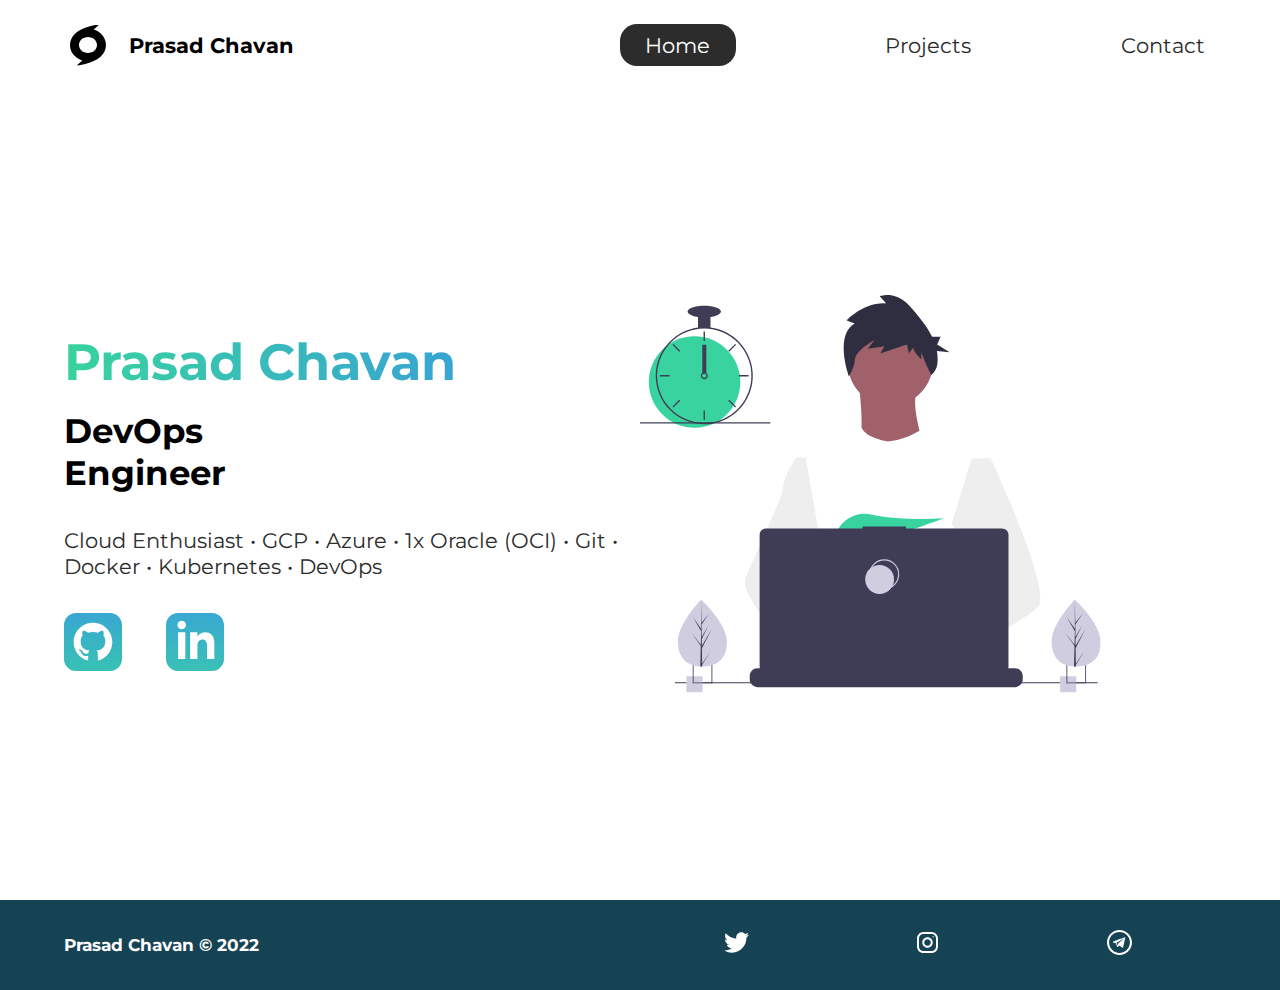
<file: index.html>
<!DOCTYPE html>
<html lang="en">

  <head>
    <meta charset="UTF-8" />
    <meta name="viewport" content="width=device-width, initial-scale=1.0" />
    <meta http-equiv="X-UA-Compatible" content="ie=edge" />
    <meta name="description" content="Prasad Chavan is a DevOps Engineer  who specializes in Google Cloud," />
    <meta name="robots" content="index,follow" />
    <link href="https://fonts.googleapis.com/css?family=Montserrat:400,500&display=swap" rel="stylesheet" />
    <link rel="icon" href="../icons/head-icon.png">
    <link rel="stylesheet" href="./styles/style.css" />
    <title>Prasad Chavan | DevOps Engineer</title>
  </head>

  <body>
    <header class="main-head">
      <nav>
        <div class="logo">
          <img src="./icons/code.svg" alt="logo" />
          <h1>Prasad Chavan</h1>
        </div>
        <ul>
          <li><a class="active" href="/">Home</a></li>
          <li><a href="./projects/">Projects</a></li>
          <li><a href="./contact/">Contact</a></li>
        </ul>
      </nav>
    </header>
    <section class="intro">
      <div class="intro-text">
        <h2>Prasad Chavan</h2>
        <h3>
          DevOps <br />
          Engineer
        </h3>
        <p>
          Cloud Enthusiast • GCP • Azure • 1x Oracle (OCI) • Git • Docker • Kubernetes • DevOps
        </p>
        <div class="intro-social">
          <a href="https://github.com/FsocietyInc"><img src="./icons/github.svg" alt="github-social-link" /></a>
          <a href="https://www.linkedin.com/in/fsocietyinc/"><img src="./icons/linked-in.svg"
              alt="linkedin-social-link" /></a>
        </div>
      </div>
      <div class="intro-images">
        <svg width="799" height="690" viewBox="0 0 799 690" fill="none" xmlns="http://www.w3.org/2000/svg">
          <g id="undraw_dev_productivity_umsq (1) 1" clip-path="url(#clip0)">
            <path id="Vector"
              d="M516.92 624.636C516.92 624.636 512.16 626.266 504.42 628.576C487.31 633.706 455.65 642.216 428.82 643.916C405.72 645.396 386.2 641.836 382.63 626.766C381.1 620.286 383.27 614.956 388 610.576C402.12 597.486 439 592.796 468.25 591.186C476.51 590.736 484.15 590.526 490.51 590.446C501.31 590.306 508.39 590.526 508.39 590.526L508.56 591.186L516.92 624.636Z"
              fill="#A0616A" />
            <path id="Vector_2"
              d="M436.99 672.586C418.61 695.346 342.73 647.666 316.19 629.886C310.41 626.016 306.97 623.566 306.97 623.566L331.25 591.186L338.94 580.936C338.94 580.936 345.82 584.586 355.99 590.526C356.36 590.746 356.73 590.966 357.11 591.186C365.88 596.336 376.89 603.066 388 610.576C403.33 620.946 418.83 632.776 428.82 643.916C438.59 654.806 443.08 665.036 436.99 672.586Z"
              fill="#A0616A" />
            <g id="me">
              <path id="Vector_3"
                d="M434.672 191.952C475.283 191.607 507.926 158.406 507.582 117.795C507.237 77.1832 474.036 44.5403 433.425 44.8847C392.813 45.2291 360.17 78.4303 360.515 119.042C360.859 159.653 394.06 192.296 434.672 191.952Z"
                fill="#A0616A" />
              <path id="Vector_4"
                d="M379.477 155.65C379.477 155.65 394.216 259.972 373.002 271.875C351.787 283.779 499.929 283.588 499.929 283.588C499.929 283.588 466.124 193.284 480.809 165.449L379.477 155.65Z"
                fill="#A0616A" />
              <path id="Vector_5"
                d="M608.101 283.199L596.257 339.402L571.214 458.308L570.49 464.815L562.138 540.138L556.582 590.177L552.857 623.79C528.584 636.526 510.988 645.326 510.988 645.326C510.988 645.326 509.404 637.719 506.871 627.99C489.805 633.265 458.218 642.043 431.404 643.97C441.266 654.777 445.842 664.969 439.817 672.57C421.63 695.485 345.349 648.45 318.659 630.896C318.077 635.158 317.879 639.464 318.068 643.762L297.626 628.314L299.331 592.359L302.206 531.522L305.819 455.229C304.448 451.975 303.294 448.634 302.364 445.228C295.956 423.161 288.032 379.057 281.928 342.067C277.016 312.298 273.302 287.138 272.517 281.785C272.411 281.086 272.358 280.726 272.358 280.726L384.363 230.094C392.509 248.556 429.865 253.809 429.865 253.809C460.756 251.417 484.847 234.913 484.847 234.913L608.101 283.199Z"
                fill="white" />
              <path id="Vector_6"
                d="M372.285 49.3811L358.49 43.9934C358.49 43.9934 386.969 12.1 426.99 14.513L415.635 2.22366C415.635 2.22366 443.04 -9.01799 468.283 19.6674C481.553 34.7467 496.908 52.4737 506.557 72.5077L521.281 72.3829L515.251 85.9663L536.874 99.3152L514.777 97.0719C516.155 104.471 516.421 112.034 515.566 119.511C514.683 126.991 510.928 133.835 505.094 138.598V138.598C505.094 138.598 487.743 103.449 487.696 97.9443L487.813 111.705C487.813 111.705 473.959 99.4371 473.889 91.1807L466.471 100.877L462.593 85.7717L416.475 101.301L423.87 88.8526L395.157 93.2246L406.278 77.9923C406.278 77.9923 373.932 96.1568 372.811 111.304C371.689 126.452 362.299 140.875 362.299 140.875C362.299 140.875 336.213 70.3294 372.285 49.3811Z"
                fill="#2F2E41" />
              <path id="Vector_7"
                d="M690.215 540.422C682.794 548.605 664.338 560.992 641.951 574.422C633.623 579.413 624.757 584.559 615.71 589.676C594.122 601.889 571.514 614.001 552.857 623.79C528.584 636.526 510.988 645.326 510.988 645.326C510.988 645.326 509.403 637.719 506.871 627.99C503.48 614.968 498.397 598.141 493.184 590.715C493.002 590.456 492.82 590.218 492.638 589.979C491.121 588.022 489.601 586.885 488.112 586.897L562.138 540.138L594.127 519.926L570.489 464.814L540.842 395.683L557.908 339.727L575.062 283.479L608.101 283.199C608.101 283.199 619.243 306.985 633.514 340.166C635.647 345.128 637.851 350.299 640.096 355.64C669.469 425.394 706.176 522.836 690.215 540.422Z"
                fill="#EEEEEE" />
              <path id="Vector_8"
                d="M358.123 591.2C355.41 591.212 352.702 591.456 350.029 591.928C327.074 596.073 320.47 616.94 318.659 630.896C318.077 635.158 317.879 639.464 318.068 643.761L297.626 628.314L290.178 622.687C272.316 616.628 256.353 605.733 242.483 592.84C230.449 581.456 219.634 568.849 210.213 555.223C200.831 541.793 192.448 527.692 185.134 513.034C183.094 508.943 181.977 504.454 181.864 499.884C181.751 495.314 182.644 490.775 184.48 486.588L209.154 430.327L245.218 348.098C245.471 346.146 245.752 344.237 246.059 342.371C252.995 300.511 272.367 281.786 272.367 281.786L287.286 281.659L297.778 341.932L310.813 416.815L302.364 445.227L282.839 510.845L302.205 531.522L358.123 591.2Z"
                fill="#EEEEEE" />
            </g>
            <path id="Vector_9"
              d="M372.877 415.806L385.631 430.686C390.37 429.783 395.319 428.721 400.416 427.529L396.752 415.806L405.71 426.256C459.707 412.975 526.637 387.155 526.637 387.155C526.637 387.155 454.379 392.453 400.428 380.666C376.558 375.451 351.998 387.284 342.202 409.668C336.508 422.679 337.403 433.951 357.596 433.951C364.419 433.835 371.223 433.195 377.949 432.037L372.877 415.806Z"
              fill="#38D39F" />
            <path id="Vector_10"
              d="M663.65 660.386V666.456C663.654 668.122 663.345 669.774 662.74 671.326C662.472 672.018 662.147 672.687 661.77 673.326C660.578 675.326 658.887 676.983 656.862 678.133C654.838 679.283 652.549 679.887 650.22 679.886H203.67C201.342 679.887 199.053 679.283 197.028 678.133C195.003 676.983 193.312 675.326 192.12 673.326C191.743 672.687 191.419 672.018 191.15 671.326C190.546 669.774 190.237 668.122 190.24 666.456V660.386C190.24 658.622 190.587 656.876 191.262 655.246C191.936 653.616 192.926 652.136 194.173 650.888C195.42 649.641 196.901 648.652 198.53 647.977C200.16 647.302 201.906 646.955 203.67 646.956H229.41V644.126C229.41 644.052 229.425 643.979 229.453 643.911C229.481 643.843 229.522 643.782 229.574 643.73C229.626 643.678 229.688 643.636 229.756 643.608C229.824 643.58 229.897 643.566 229.97 643.566H243.4C243.474 643.566 243.547 643.58 243.615 643.608C243.683 643.636 243.745 643.678 243.797 643.73C243.849 643.782 243.89 643.843 243.918 643.911C243.946 643.979 243.96 644.052 243.96 644.126V646.956H252.35V644.126C252.35 644.052 252.365 643.979 252.393 643.911C252.421 643.843 252.462 643.782 252.514 643.73C252.566 643.678 252.628 643.636 252.696 643.608C252.764 643.58 252.837 643.566 252.91 643.566H266.34C266.414 643.566 266.487 643.58 266.555 643.608C266.623 643.636 266.684 643.678 266.736 643.73C266.789 643.782 266.83 643.843 266.858 643.911C266.886 643.979 266.9 644.052 266.9 644.126V646.956H275.3V644.126C275.3 644.052 275.315 643.979 275.343 643.911C275.371 643.843 275.412 643.782 275.464 643.73C275.516 643.678 275.578 643.636 275.646 643.608C275.714 643.58 275.787 643.566 275.86 643.566H289.29C289.364 643.566 289.437 643.58 289.505 643.608C289.573 643.636 289.634 643.678 289.686 643.73C289.739 643.782 289.78 643.843 289.808 643.911C289.836 643.979 289.85 644.052 289.85 644.126V646.956H298.24V644.126C298.24 644.052 298.255 643.979 298.283 643.911C298.311 643.843 298.352 643.782 298.404 643.73C298.456 643.678 298.518 643.636 298.586 643.608C298.654 643.58 298.727 643.566 298.8 643.566H312.23C312.304 643.566 312.377 643.58 312.445 643.608C312.513 643.636 312.574 643.678 312.626 643.73C312.678 643.782 312.72 643.843 312.748 643.911C312.776 643.979 312.79 644.052 312.79 644.126V646.956H321.18V644.126C321.18 644.052 321.194 643.979 321.223 643.911C321.251 643.843 321.292 643.782 321.344 643.73C321.396 643.678 321.458 643.636 321.526 643.608C321.594 643.58 321.667 643.566 321.74 643.566H335.17C335.244 643.566 335.317 643.58 335.385 643.608C335.453 643.636 335.514 643.678 335.566 643.73C335.618 643.782 335.66 643.843 335.688 643.911C335.716 643.979 335.73 644.052 335.73 644.126V646.956H344.13V644.126C344.13 644.052 344.145 643.979 344.173 643.911C344.201 643.843 344.242 643.782 344.294 643.73C344.346 643.678 344.408 643.636 344.476 643.608C344.544 643.58 344.617 643.566 344.69 643.566H358.12C358.194 643.566 358.267 643.58 358.335 643.608C358.403 643.636 358.464 643.678 358.516 643.73C358.569 643.782 358.61 643.843 358.638 643.911C358.666 643.979 358.68 644.052 358.68 644.126V646.956H367.07V644.126C367.07 644.052 367.085 643.979 367.113 643.911C367.141 643.843 367.182 643.782 367.234 643.73C367.286 643.678 367.348 643.636 367.416 643.608C367.484 643.58 367.557 643.566 367.63 643.566H472.83C472.904 643.566 472.977 643.58 473.045 643.608C473.113 643.636 473.174 643.678 473.227 643.73C473.279 643.782 473.32 643.843 473.348 643.911C473.376 643.979 473.39 644.052 473.39 644.126V646.956H481.79V644.126C481.79 644.052 481.804 643.979 481.833 643.911C481.861 643.843 481.902 643.782 481.954 643.73C482.006 643.678 482.068 643.636 482.136 643.608C482.204 643.58 482.277 643.566 482.35 643.566H495.78C495.928 643.567 496.07 643.627 496.175 643.732C496.279 643.836 496.339 643.978 496.34 644.126V646.956H504.73V644.126C504.73 644.052 504.745 643.979 504.773 643.911C504.801 643.843 504.842 643.782 504.894 643.73C504.946 643.678 505.008 643.636 505.076 643.608C505.144 643.58 505.217 643.566 505.29 643.566H518.72C518.794 643.566 518.867 643.58 518.935 643.608C519.003 643.636 519.065 643.678 519.117 643.73C519.169 643.782 519.21 643.843 519.238 643.911C519.266 643.979 519.28 644.052 519.28 644.126V646.956H527.67V644.126C527.67 644.052 527.685 643.979 527.713 643.911C527.741 643.843 527.782 643.782 527.834 643.73C527.886 643.678 527.948 643.636 528.016 643.608C528.084 643.58 528.157 643.566 528.23 643.566H541.66C541.734 643.566 541.807 643.58 541.875 643.608C541.943 643.636 542.005 643.678 542.057 643.73C542.109 643.782 542.15 643.843 542.178 643.911C542.206 643.979 542.22 644.052 542.22 644.126V646.956H550.62V644.126C550.62 644.052 550.635 643.979 550.663 643.911C550.691 643.843 550.732 643.782 550.784 643.73C550.836 643.678 550.898 643.636 550.966 643.608C551.034 643.58 551.107 643.566 551.18 643.566H564.61C564.757 643.568 564.898 643.628 565.001 643.733C565.104 643.837 565.161 643.979 565.16 644.126V646.956H573.56V644.126C573.56 644.052 573.575 643.979 573.603 643.911C573.631 643.843 573.672 643.782 573.724 643.73C573.776 643.678 573.838 643.636 573.906 643.608C573.974 643.58 574.047 643.566 574.12 643.566H587.55C587.624 643.566 587.697 643.58 587.765 643.608C587.833 643.636 587.895 643.678 587.947 643.73C587.999 643.782 588.04 643.843 588.068 643.911C588.096 643.979 588.11 644.052 588.11 644.126V646.956H596.5V644.126C596.5 644.052 596.515 643.979 596.543 643.911C596.571 643.843 596.612 643.782 596.664 643.73C596.716 643.678 596.778 643.636 596.846 643.608C596.914 643.58 596.987 643.566 597.06 643.566H610.49C610.564 643.566 610.637 643.58 610.705 643.608C610.773 643.636 610.835 643.678 610.887 643.73C610.939 643.782 610.98 643.843 611.008 643.911C611.036 643.979 611.05 644.052 611.05 644.126V646.956H650.22C651.984 646.955 653.731 647.302 655.36 647.977C656.99 648.652 658.471 649.641 659.718 650.888C660.965 652.136 661.954 653.616 662.629 655.246C663.304 656.876 663.651 658.622 663.65 660.386Z"
              fill="#3F3D56" />
            <path id="Vector_11" d="M793.5 671.326H60.5V673.326H793.5V671.326Z" fill="#3F3D56" />
            <path id="Vector_12"
              d="M627.694 404.757H461.251V401.326H385.78V404.757H218.651C215.665 404.757 212.801 405.943 210.69 408.054C208.578 410.166 207.392 413.029 207.392 416.015V643.927C207.392 646.913 208.578 649.776 210.69 651.888C212.801 653.999 215.665 655.185 218.651 655.185H627.694C630.68 655.185 633.544 653.999 635.655 651.888C637.767 649.776 638.953 646.913 638.953 643.927V416.015C638.953 414.537 638.662 413.073 638.096 411.707C637.53 410.341 636.701 409.1 635.655 408.054C634.61 407.009 633.369 406.18 632.003 405.614C630.637 405.048 629.173 404.757 627.694 404.757Z"
              fill="#3F3D56" />
            <path id="Vector_13"
              d="M423.5 509.326C437.307 509.326 448.5 498.133 448.5 484.326C448.5 470.519 437.307 459.326 423.5 459.326C409.693 459.326 398.5 470.519 398.5 484.326C398.5 498.133 409.693 509.326 423.5 509.326Z"
              stroke="#D0CDE1" stroke-width="2" stroke-miterlimit="10" />
            <path id="Vector_14"
              d="M415.5 518.326C429.307 518.326 440.5 507.133 440.5 493.326C440.5 479.519 429.307 468.326 415.5 468.326C401.693 468.326 390.5 479.519 390.5 493.326C390.5 507.133 401.693 518.326 415.5 518.326Z"
              fill="#D0CDE1" />
            <path id="Vector_15" d="M108.446 661.223H80.4463V689.223H108.446V661.223Z" fill="#D0CDE1" />
            <path id="Vector_16"
              d="M91.4502 639.223V673.223H125.45V639.223H91.4502ZM123.97 671.743H92.9202V640.703H123.97V671.743Z"
              fill="#3F3D56" />
            <path id="Vector_17" d="M756.446 661.223H728.446V689.223H756.446V661.223Z" fill="#D0CDE1" />
            <path id="Vector_18"
              d="M739.45 639.223V673.223H773.45V639.223H739.45ZM771.97 671.743H740.92V640.703H771.97V671.743Z"
              fill="#3F3D56" />
            <path id="Vector_19"
              d="M94.5802 230.113C138.399 230.113 173.921 194.592 173.921 150.773C173.921 106.955 138.399 71.4326 94.5802 71.4326C50.7617 71.4326 15.2397 106.955 15.2397 150.773C15.2397 194.592 50.7617 230.113 94.5802 230.113Z"
              fill="#38D39F" />
            <path id="Vector_20"
              d="M122.229 56.4899C115.045 55.5763 107.774 55.5763 100.59 56.4899C84.586 58.5913 69.5203 65.2398 57.181 75.6465C44.8417 86.0532 35.7467 99.7813 30.9754 115.202C28.8053 122.229 27.5764 129.514 27.3208 136.864C27.2848 137.886 27.2607 138.92 27.2607 139.954C27.283 162.264 36.1559 183.655 51.932 199.431C67.7082 215.207 89.0989 224.08 111.41 224.103C113.201 224.103 114.992 224.042 116.759 223.934C120.907 223.674 125.03 223.103 129.093 222.227C148.495 218.055 165.798 207.161 177.947 191.468C190.095 175.776 196.308 156.295 195.487 136.467C194.665 116.638 186.863 97.738 173.459 83.1039C160.054 68.4698 141.909 59.0435 122.229 56.4899H122.229ZM137.748 217.347H137.736C130.959 219.659 123.905 221.062 116.759 221.518C114.992 221.638 113.201 221.698 111.41 221.698C89.7377 221.672 68.961 213.051 53.6367 197.727C38.3123 182.402 29.6914 161.626 29.6649 139.954C29.6649 138.92 29.689 137.886 29.725 136.864C30.5514 115.744 39.5156 95.7617 54.7411 81.1008C69.9666 66.44 90.273 58.237 111.41 58.2089C130.776 58.21 149.513 65.0865 164.283 77.6131C179.052 90.1398 188.895 107.503 192.057 126.61C195.219 145.716 191.496 165.325 181.55 181.942C171.604 198.559 156.081 211.106 137.748 217.347H137.748Z"
              fill="#3F3D56" />
            <path id="Vector_21" d="M112.612 63.0176H110.208V79.8474H112.612V63.0176Z" fill="#3F3D56" />
            <path id="Vector_22" d="M57.8578 84.7018L56.1577 86.4019L68.0582 98.3023L69.7582 96.6022L57.8578 84.7018Z"
              fill="#3F3D56" />
            <path id="Vector_23" d="M34.4736 138.751V141.156H51.3034V138.751H34.4736Z" fill="#3F3D56" />
            <path id="Vector_24" d="M56.1578 193.506L57.8579 195.206L69.7584 183.306L68.0583 181.606L56.1578 193.506Z"
              fill="#3F3D56" />
            <path id="Vector_25" d="M153.062 96.6022L154.762 98.3022L166.662 86.4018L164.962 84.7017L153.062 96.6022Z"
              fill="#3F3D56" />
            <path id="Vector_26" d="M171.516 138.751V141.156H188.346V138.751H171.516Z" fill="#3F3D56" />
            <path id="Vector_27" d="M154.762 181.605L153.062 183.305L164.962 195.206L166.662 193.506L154.762 181.605Z"
              fill="#3F3D56" />
            <path id="Vector_28" d="M112.612 200.06H110.208V216.89H112.612V200.06Z" fill="#3F3D56" />
            <path id="Vector_29"
              d="M115.016 135.145C113.976 134.365 112.711 133.943 111.41 133.943C110.11 133.943 108.844 134.365 107.804 135.145C107.091 135.686 106.505 136.375 106.085 137.165C105.552 138.181 105.322 139.329 105.421 140.473C105.52 141.616 105.944 142.707 106.644 143.617C107.343 144.527 108.288 145.218 109.368 145.608C110.447 145.997 111.616 146.07 112.735 145.817C113.855 145.564 114.878 144.996 115.685 144.179C116.492 143.363 117.048 142.333 117.288 141.21C117.528 140.088 117.441 138.92 117.039 137.846C116.636 136.771 115.935 135.834 115.017 135.145H115.016ZM111.41 143.56C110.454 143.557 109.539 143.176 108.863 142.501C108.187 141.825 107.807 140.909 107.804 139.954C107.808 139.224 108.03 138.513 108.441 137.91C108.793 137.4 109.271 136.989 109.828 136.718C110.386 136.446 111.004 136.323 111.623 136.361C112.241 136.398 112.84 136.594 113.361 136.931C113.881 137.267 114.307 137.732 114.595 138.281C114.883 138.83 115.025 139.444 115.007 140.063C114.989 140.683 114.811 141.287 114.491 141.818C114.17 142.349 113.719 142.788 113.179 143.093C112.639 143.398 112.03 143.559 111.41 143.56V143.56Z"
              fill="#3F3D56" />
            <path id="Vector_30" d="M122.229 35.3687H100.591V57.007H122.229V35.3687Z" fill="#3F3D56" />
            <path id="Vector_31"
              d="M111.41 38.9748C127.344 38.9748 140.261 34.4 140.261 28.7567C140.261 23.1134 127.344 18.5386 111.41 18.5386C95.4757 18.5386 82.5586 23.1134 82.5586 28.7567C82.5586 34.4 95.4757 38.9748 111.41 38.9748Z"
              fill="#3F3D56" />
            <path id="clock-arrow" d="M115 86H108V135H115V86Z" fill="#3F3D56" />
            <path id="Vector_32" d="M226 220.44H0V222.844H226V220.44Z" fill="#3F3D56" />
            <g id="plant-left">
              <path id="Vector_33"
                d="M150.594 599.754C151.527 631.704 132.858 643.413 109.43 644.097C108.886 644.113 108.344 644.123 107.805 644.126C106.719 644.135 105.643 644.117 104.577 644.072C83.3891 643.193 66.6172 631.945 65.7495 602.232C64.8515 571.482 103.018 531.529 105.882 528.574L105.887 528.571C105.996 528.458 106.052 528.402 106.052 528.402C106.052 528.402 149.661 567.807 150.594 599.754Z"
                fill="#D0CDE1" />
              <path id="Vector_34"
                d="M107.744 639.255L122.626 617.124L107.774 641.636L107.805 644.126C106.719 644.135 105.643 644.117 104.577 644.072L105.315 612.06L105.295 611.813L105.322 611.766L105.393 608.741L89.0952 585.078L105.374 606.477L105.432 607.116L105.989 582.93L91.9122 558.397L106.029 578.681L105.882 528.574L105.882 528.407L105.887 528.571L106.821 568.062L119.651 552.021L106.863 571.464L107.143 593.098L118.949 571.984L107.187 596.279L107.343 608.308L124.512 578.897L107.395 612.505L107.744 639.255Z"
                fill="#3F3D56" />
            </g>
            <g id="plant-right">
              <path id="Vector_35"
                d="M798.594 599.754C799.527 631.704 780.858 643.413 757.43 644.097C756.886 644.113 756.344 644.123 755.805 644.126C754.719 644.135 753.643 644.117 752.577 644.072C731.389 643.193 714.617 631.945 713.749 602.232C712.851 571.482 751.018 531.529 753.882 528.574L753.887 528.571C753.996 528.458 754.052 528.402 754.052 528.402C754.052 528.402 797.661 567.807 798.594 599.754Z"
                fill="#D0CDE1" />
              <path id="Vector_36"
                d="M755.744 639.255L770.626 617.124L755.774 641.636L755.805 644.126C754.719 644.135 753.643 644.117 752.577 644.072L753.315 612.06L753.295 611.813L753.323 611.766L753.393 608.741L737.095 585.078L753.374 606.477L753.432 607.116L753.989 582.93L739.912 558.397L754.029 578.681L753.882 528.574L753.882 528.407L753.887 528.571L754.821 568.062L767.651 552.021L754.864 571.464L755.143 593.098L766.949 571.984L755.187 596.279L755.343 608.308L772.512 578.897L755.395 612.505L755.744 639.255Z"
                fill="#3F3D56" />
            </g>
          </g>
          <defs>
            <clipPath id="clip0">
              <rect width="798.627" height="689.223" fill="white" />
            </clipPath>
          </defs>
        </svg>
        <img class="splash" src="./img/splash.svg" alt="" />
      </div>

    </section>

    <footer>
      <h4>Prasad Chavan &copy; 2022</h4>
      <ul>
        <li>
          <a href="https://twitter.com/fsocietyinc"><img src="./icons/twitter.svg" alt="twitter-social" /></a>
        </li>
        <li>
          <a href="https://instagram.com/fsocietyinc"><img src="./icons/instagram.svg" alt="instagram-social" /></a>
        </li>
        <li>
          <a href="https://t.me/fsocietyinc"><img src="./icons/telegram.svg" alt="telegram-social" /></a>
        </li>
      </ul>
    </footer>
  </body>

</html>
</file>
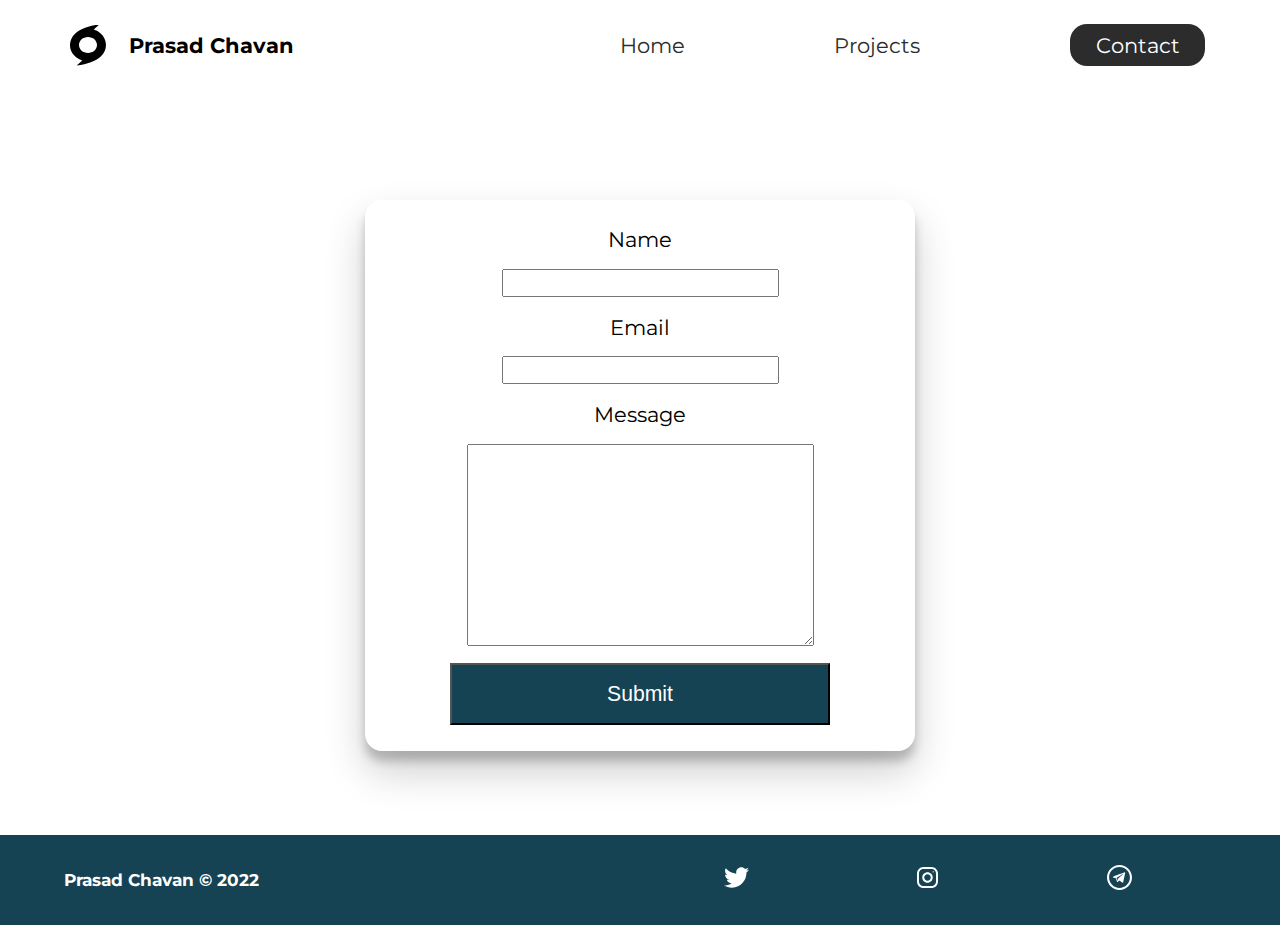
<file: contact/index.html>
<!DOCTYPE html>
<html lang="en">

  <head>
    <meta charset="UTF-8" />
    <meta name="viewport" content="width=device-width, initial-scale=1.0" />
    <meta http-equiv="X-UA-Compatible" content="ie=edge" />
    <meta name="description" content="Prasad Chavan is a DevOps Engineer who specializes in Google Cloud" />
    <meta name="robots" content="index,follow" />
    <link href="https://fonts.googleapis.com/css?family=Montserrat:400,500&display=swap" rel="stylesheet" />
    <link rel="icon" href="../icons/head-icon.png">
    <link rel="stylesheet" href="../styles/style.css" />
    <title>Prasad Chavan | DevOps Engineer</title>
  </head>

  <body>
    <header class="main-head">
      <nav>
        <div class="logo">
          <img src="../icons/code.svg" alt="logo" />
          <h1>Prasad Chavan</h1>
        </div>
        <ul>
          <li><a href="../index.html">Home</a></li>
          <li><a href="../projects/">Projects</a></li>
          <li><a class="active" href="./index.html">Contact</a></li>
        </ul>
      </nav>
    </header>
    <section class="form-section">
      <form>
        <label for="name">Name</label>
        <input type="text" name="name" id="name" required />
        <label for="email">Email</label>
        <input type="email" name="email" id="email" required />
        <label for="message">Message</label>
        <textarea name="message" id="message" cols="30" rows="10"></textarea>
        <button type="submit">Submit</button>
      </form>
    </section>
    <footer>
      <h4>Prasad Chavan &copy; 2022</h4>
      <ul>
        <li>
          <a href="https://twitter.com/fsocietyinc"><img src="../icons/twitter.svg" alt="twitter-social" /></a>
        </li>
        <li>
          <a href="https://instagram.com/fsocietyinc"><img src="../icons/instagram.svg" alt="instagram-social" /></a>
        </li>
        <li>
          <a href="https://t.me/fsocietyinc"><img src="../icons/telegram.svg" alt="telegram-social" /></a>
        </li>
      </ul>
    </footer>
  </body>

</html>
</file>
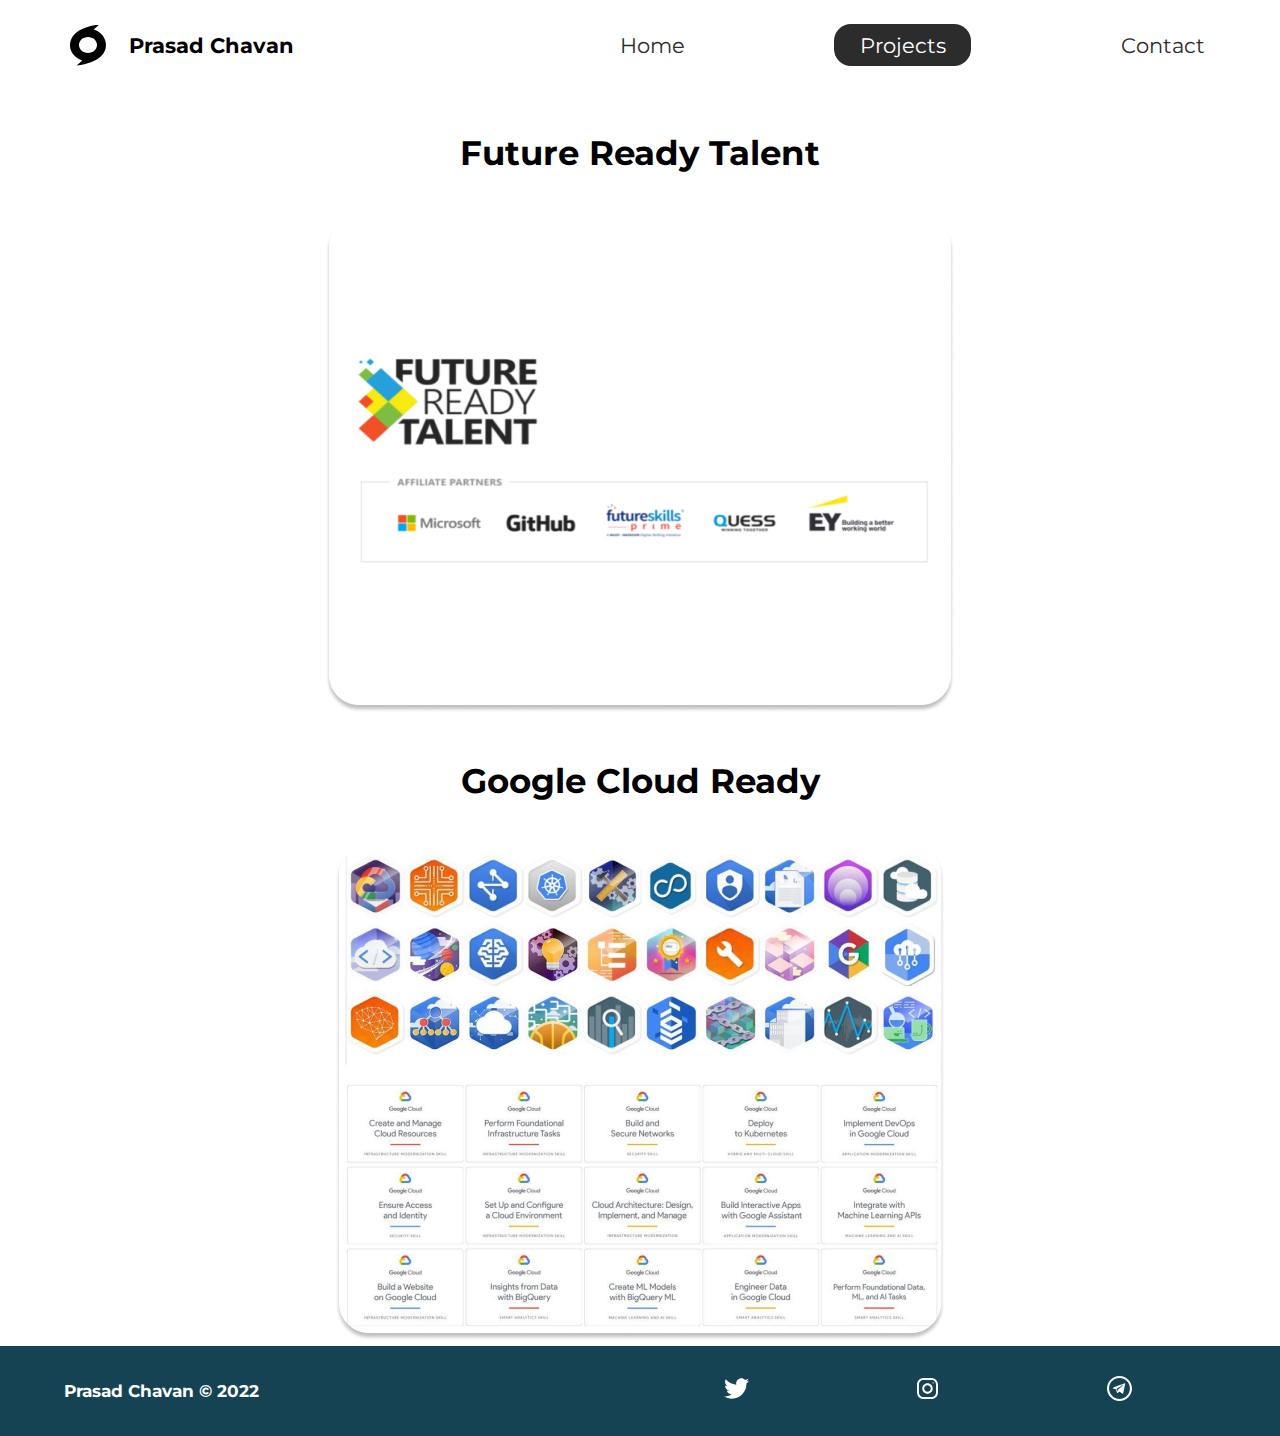
<file: projects/index.html>
<!DOCTYPE html>
<html lang="en">

  <head>
    <meta charset="UTF-8" />
    <meta name="viewport" content="width=device-width, initial-scale=1.0" />
    <meta http-equiv="X-UA-Compatible" content="ie=edge" />
    <meta name="description" content="Prasad Chavan is a DevOps Engineer who specializes in Google Cloud." />
    <meta name="robots" content="index,follow" />
    <link href="https://fonts.googleapis.com/css?family=Montserrat:400,500&display=swap" rel="stylesheet" />
    <link rel="icon" href="../icons/head-icon.png">
    <link rel="stylesheet" href="../styles/style.css" />
    <title>Prasad Chavan | DevOps Engineer</title>
  </head>

  <body>
    <header class="main-head">
      <nav>
        <div class="logo">
          <img src="../icons/code.svg" alt="logo" />
          <h1>Prasad Chavan</h1>
        </div>
        <ul>
          <li><a href="../index.html">Home</a></li>
          <li><a class="active" href="./index.html">Projects</a></li>
          <li><a href="../contact/">Contact</a></li>
        </ul>
      </nav>
    </header>
    <section class="projects">
      <div class="frt">
        <h2>Future Ready Talent</h2>
        <a href="https://github.com/FsocietyInc/frt-project">
          <img src="../img/frt.jpg" alt="frt-project" />
        </a>
      </div>
      <div class="gcr">
        <h2>Google Cloud Ready</h2>
        <a href="https://www.cloudskillsboost.google/public_profiles/bd382e56-f84a-4cd9-b701-8a0956354f15">
          <img src="../img/gcr.jpg" alt="gcr-project" />
        </a>
      </div>
    </section>
    <footer>
      <h4>Prasad Chavan &copy; 2022</h4>
      <ul>
        <li>
          <a href="https://twitter.com/fsocietyinc"><img src="../icons/twitter.svg" alt="twitter-social" /></a>
        </li>
        <li>
          <a href="https://instagram.com/fsocietyinc"><img src="../icons/instagram.svg" alt="instagram-social" /></a>
        </li>
        <li>
          <a href="https://t.me/fsocietyinc"><img src="../icons/telegram.svg" alt="telegram-social" /></a>
        </li>
      </ul>
    </footer>
  </body>

</html>
</file>
<file: styles/style.css>
/* Global Styles */
* {
  margin: 0;
  padding: 0;
  -webkit-box-sizing: border-box;
  box-sizing: border-box;
}

html {
  font-size: 62.5%;
}

body {
  font-family: "Montserrat", sans-serif;
}

h1 {
  font-size: 2.5rem;
}

li,
button,
label,
input,
a,
p {
  font-size: 2.5rem;
}

h2 {
  font-size: 4rem;
}

h3 {
  font-size: 2.5rem;
}

h4,
h5 {
  font-size: 2rem;
}

ul {
  list-style: none;
}

a {
  text-decoration: none;
  color: #2c2c2c;
}

.main-head {
  width: 95%;
  margin: 0 0 0 auto;
}

nav {
  display: -webkit-box;
  display: -ms-flexbox;
  display: flex;
  -webkit-box-pack: justify;
  -ms-flex-pack: justify;
  justify-content: space-between;
  -webkit-box-align: center;
  -ms-flex-align: center;
  align-items: center;
  -webkit-box-orient: horizontal;
  -webkit-box-direction: normal;
  -ms-flex-direction: row;
  flex-direction: row;
  min-height: 10vh;
  width: 60%;
  -ms-flex-wrap: wrap;
  flex-wrap: wrap;
}

nav .logo {
  display: -webkit-box;
  display: -ms-flexbox;
  display: flex;
  -webkit-box-pack: start;
  -ms-flex-pack: start;
  justify-content: flex-start;
  -webkit-box-align: center;
  -ms-flex-align: center;
  align-items: center;
  -webkit-box-orient: horizontal;
  -webkit-box-direction: normal;
  -ms-flex-direction: row;
  flex-direction: row;
  -webkit-box-flex: 1;
  -ms-flex: 1 1 10rem;
  flex: 1 1 10rem;
}

nav .logo h1 {
  margin: 2rem;
}

nav ul {
  display: -webkit-box;
  display: -ms-flexbox;
  display: flex;
  -ms-flex-pack: distribute;
  justify-content: space-around;
  -webkit-box-align: center;
  -ms-flex-align: center;
  align-items: center;
  -webkit-box-orient: horizontal;
  -webkit-box-direction: normal;
  -ms-flex-direction: row;
  flex-direction: row;
  -webkit-box-flex: 1;
  -ms-flex: 1 1 40rem;
  flex: 1 1 40rem;
}

.intro {
  min-height: 90vh;
  width: 90%;
  margin: auto;
  -ms-flex-wrap: wrap;
  flex-wrap: wrap;
  display: -webkit-box;
  display: -ms-flexbox;
  display: flex;
  -webkit-box-pack: justify;
  -ms-flex-pack: justify;
  justify-content: space-between;
  -webkit-box-align: center;
  -ms-flex-align: center;
  align-items: center;
  -webkit-box-orient: horizontal;
  -webkit-box-direction: normal;
  -ms-flex-direction: row;
  flex-direction: row;
}

.intro h2 {
  font-size: 6rem;
  padding-top: 2rem;
  background: -webkit-gradient(
    linear,
    left top,
    right top,
    from(#38d39f),
    to(#38a4d3)
  );
  background: linear-gradient(to right, #38d39f, #38a4d3);
  background-clip: text;
  -webkit-background-clip: text;
  -webkit-text-fill-color: transparent;
  display: inline-block;
}

.intro h3 {
  font-size: 4rem;
  padding: 2rem 0rem;
}

.intro p {
  padding-top: 2rem;
  color: #2c2c2c;
}

.splash {
  position: absolute;
  top: 0%;
  right: 0%;
  height: 100%;
  z-index: -1;
}

.intro-social {
  margin-top: 4rem;
}

.intro-social a {
  margin-right: 5rem;
}

.active {
  background: #2c2c2c;
  color: white;
  padding: 1rem 3rem;
  border-radius: 2rem;
}

.intro-text,
.intro-images {
  -webkit-box-flex: 1;
  -ms-flex: 1 1 40rem;
  flex: 1 1 40rem;
}

#plant-left {
  -webkit-animation: plant 1.5s ease infinite alternate;
  animation: plant 1.5s ease infinite alternate;
}

#plant-right {
  -webkit-animation: plant 1.5s ease infinite alternate 0.5s;
  animation: plant 1.5s ease infinite alternate 0.5s;
}

#me {
  -webkit-animation: me 1s ease infinite alternate;
  animation: me 1s ease infinite alternate;
  -webkit-transform-origin: bottom;
  transform-origin: bottom;
}

#clock-arrow {
  -webkit-animation: clock 1.5s infinite linear;
  animation: clock 1.5s infinite linear;
  transform-box: fill-box;
  -webkit-transform-origin: bottom;
  transform-origin: bottom;
}

@-webkit-keyframes me {
  from {
    -webkit-transform: rotateZ(-5deg);
    transform: rotateZ(-5deg);
  }
  to {
    -webkit-transform: rotateZ(5deg);
    transform: rotateZ(5deg);
  }
}

@keyframes me {
  from {
    -webkit-transform: rotateZ(-5deg);
    transform: rotateZ(-5deg);
  }
  to {
    -webkit-transform: rotateZ(5deg);
    transform: rotateZ(5deg);
  }
}

@-webkit-keyframes plant {
  from {
    -webkit-transform: translateY(0%);
    transform: translateY(0%);
  }
  to {
    -webkit-transform: translateY(-30%);
    transform: translateY(-30%);
  }
}

@keyframes plant {
  from {
    -webkit-transform: translateY(0%);
    transform: translateY(0%);
  }
  to {
    -webkit-transform: translateY(-30%);
    transform: translateY(-30%);
  }
}

@-webkit-keyframes clock {
  from {
    -webkit-transform: rotateZ(0deg);
    transform: rotateZ(0deg);
  }
  to {
    -webkit-transform: rotateZ(360deg);
    transform: rotateZ(360deg);
  }
}

@keyframes clock {
  from {
    -webkit-transform: rotateZ(0deg);
    transform: rotateZ(0deg);
  }
  to {
    -webkit-transform: rotateZ(360deg);
    transform: rotateZ(360deg);
  }
}

.projects {
  width: 90%;
  margin: auto;
  min-height: 90vh;
  display: -webkit-box;
  display: -ms-flexbox;
  display: flex;
  -webkit-box-pack: justify;
  -ms-flex-pack: justify;
  justify-content: space-between;
  -webkit-box-align: center;
  -ms-flex-align: center;
  align-items: center;
  -webkit-box-orient: horizontal;
  -webkit-box-direction: normal;
  -ms-flex-direction: row;
  flex-direction: row;
  text-align: center;
  -ms-flex-wrap: wrap;
  flex-wrap: wrap;
}

.projects h2 {
  margin: 5rem;
}

.frt,
.gcr {
  -webkit-box-flex: 1;
  -ms-flex: 1 1 40rem;
  flex: 1 1 40rem;
}

.form-section {
  min-height: 80vh;
  display: -webkit-box;
  display: -ms-flexbox;
  display: flex;
  -webkit-box-pack: center;
  -ms-flex-pack: center;
  justify-content: center;
  -webkit-box-align: center;
  -ms-flex-align: center;
  align-items: center;
  -webkit-box-orient: horizontal;
  -webkit-box-direction: normal;
  -ms-flex-direction: row;
  flex-direction: row;
  margin-top: 3rem;
}

.form-section form {
  padding: 3rem 10rem;
  -webkit-box-shadow: 0px 10px 10px rgba(0, 0, 0, 0.2),
    0px 20px 40px rgba(0, 0, 0, 0.2);
  box-shadow: 0px 10px 10px rgba(0, 0, 0, 0.2), 0px 20px 40px rgba(0, 0, 0, 0.2);
  display: -webkit-box;
  display: -ms-flexbox;
  display: flex;
  -webkit-box-pack: center;
  -ms-flex-pack: center;
  justify-content: center;
  -webkit-box-align: center;
  -ms-flex-align: center;
  align-items: center;
  -webkit-box-orient: vertical;
  -webkit-box-direction: normal;
  -ms-flex-direction: column;
  flex-direction: column;
  border-radius: 2rem;
}

.form-section form input,
.form-section form textarea {
  margin: 2rem;
}

.form-section form input:focus,
.form-section form textarea:focus {
  outline: 2px solid black;
}

.form-section form textarea {
  font-family: "Montserrat", sans-serif;
  font-size: 2rem;
}

.form-section form button {
  width: 100%;
  padding: 2rem;
  background: #154353;
  color: white;
}

.form-section form button:focus {
  background: #33696b;
}

footer {
  background: #154353;
  color: white;
  min-height: 10vh;
  padding: 0% 5%;
  display: -webkit-box;
  display: -ms-flexbox;
  display: flex;
  -webkit-box-pack: start;
  -ms-flex-pack: start;
  justify-content: flex-start;
  -webkit-box-align: center;
  -ms-flex-align: center;
  align-items: center;
  -webkit-box-orient: horizontal;
  -webkit-box-direction: normal;
  -ms-flex-direction: row;
  flex-direction: row;
}

footer ul {
  -webkit-box-flex: 1;
  -ms-flex: 1 1 40rem;
  flex: 1 1 40rem;
  display: -webkit-box;
  display: -ms-flexbox;
  display: flex;
  -ms-flex-pack: distribute;
  justify-content: space-around;
  -webkit-box-align: center;
  -ms-flex-align: center;
  align-items: center;
  -webkit-box-orient: horizontal;
  -webkit-box-direction: normal;
  -ms-flex-direction: row;
  flex-direction: row;
}

footer h4 {
  -webkit-box-flex: 1;
  -ms-flex: 1 1 40rem;
  flex: 1 1 40rem;
}

@media screen and (max-width: 1332px) {
  html {
    font-size: 53%;
  }
  .splash {
    display: none;
  }
  svg {
    width: 80%;
  }
  nav {
    width: 100%;
  }
}

@media screen and (max-width: 754px) {
  html {
    font-size: 45%;
  }
  svg {
    height: 60%;
  }
  .main-head {
    width: 100%;
  }
  nav .logo {
    display: -webkit-box;
    display: -ms-flexbox;
    display: flex;
    -webkit-box-pack: center;
    -ms-flex-pack: center;
    justify-content: center;
    -webkit-box-align: center;
    -ms-flex-align: center;
    align-items: center;
    -webkit-box-orient: vertical;
    -webkit-box-direction: normal;
    -ms-flex-direction: column;
    flex-direction: column;
    -webkit-box-flex: 1;
    -ms-flex: 1 1 20rem;
    flex: 1 1 20rem;
    margin-top: 2rem;
  }
  nav ul {
    -webkit-box-flex: 1;
    -ms-flex: 1 1 60rem;
    flex: 1 1 60rem;
    margin: 2rem 0rem;
  }
  .intro-text {
    margin-top: 5rem;
    text-align: center;
  }
  .intro-images {
    text-align: center;
  }
  .intro-social {
    display: -webkit-box;
    display: -ms-flexbox;
    display: flex;
    -webkit-box-pack: center;
    -ms-flex-pack: center;
    justify-content: center;
    -webkit-box-align: center;
    -ms-flex-align: center;
    align-items: center;
    -webkit-box-orient: horizontal;
    -webkit-box-direction: normal;
    -ms-flex-direction: row;
    flex-direction: row;
  }
  .intro-social a {
    margin: 2rem;
  }
  .frt,
  .gcr {
    -webkit-box-flex: 1;
    -ms-flex: 1 1 50rem;
    flex: 1 1 50rem;
  }
  .frt img,
  .gcr img {
    width: 100%;
    height: 100%;
  }
  form {
    padding: 0rem;
    width: 100%;
  }
}
/*# sourceMappingURL=style.css.map */
</file>
